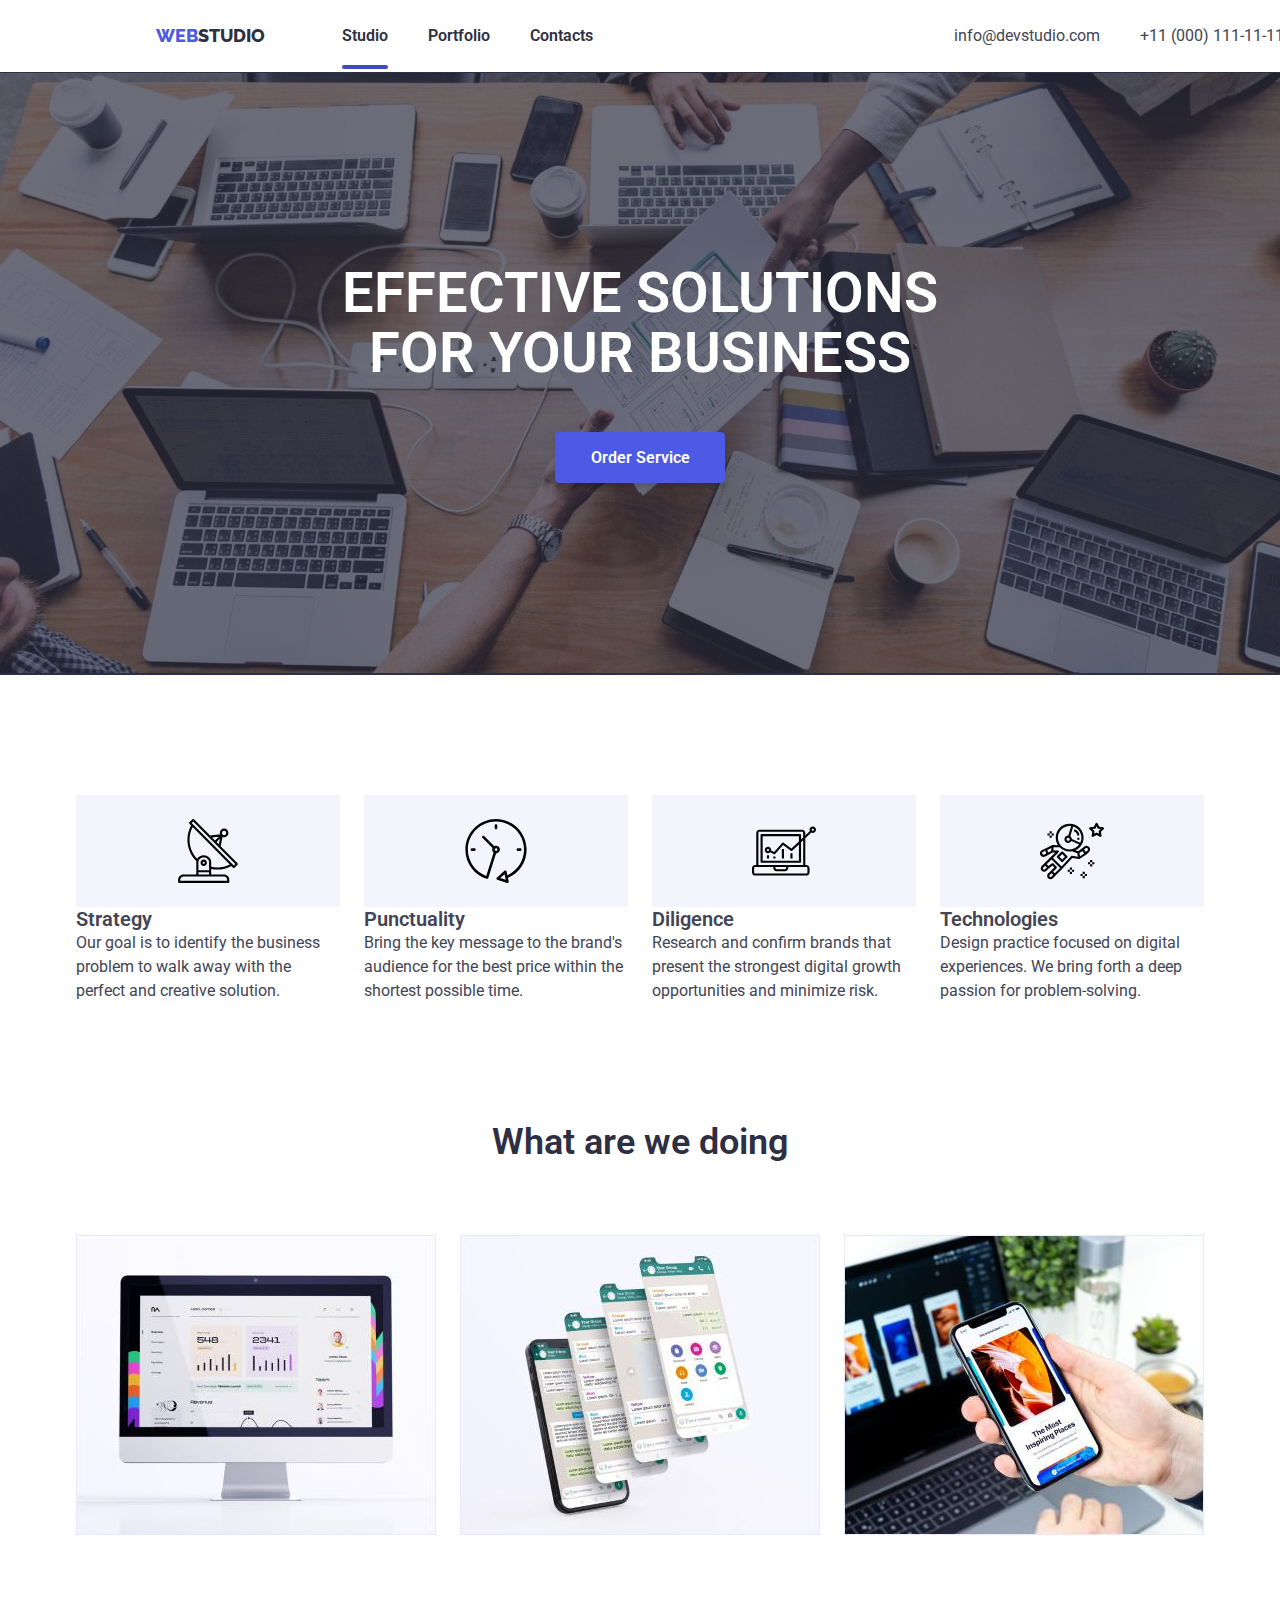
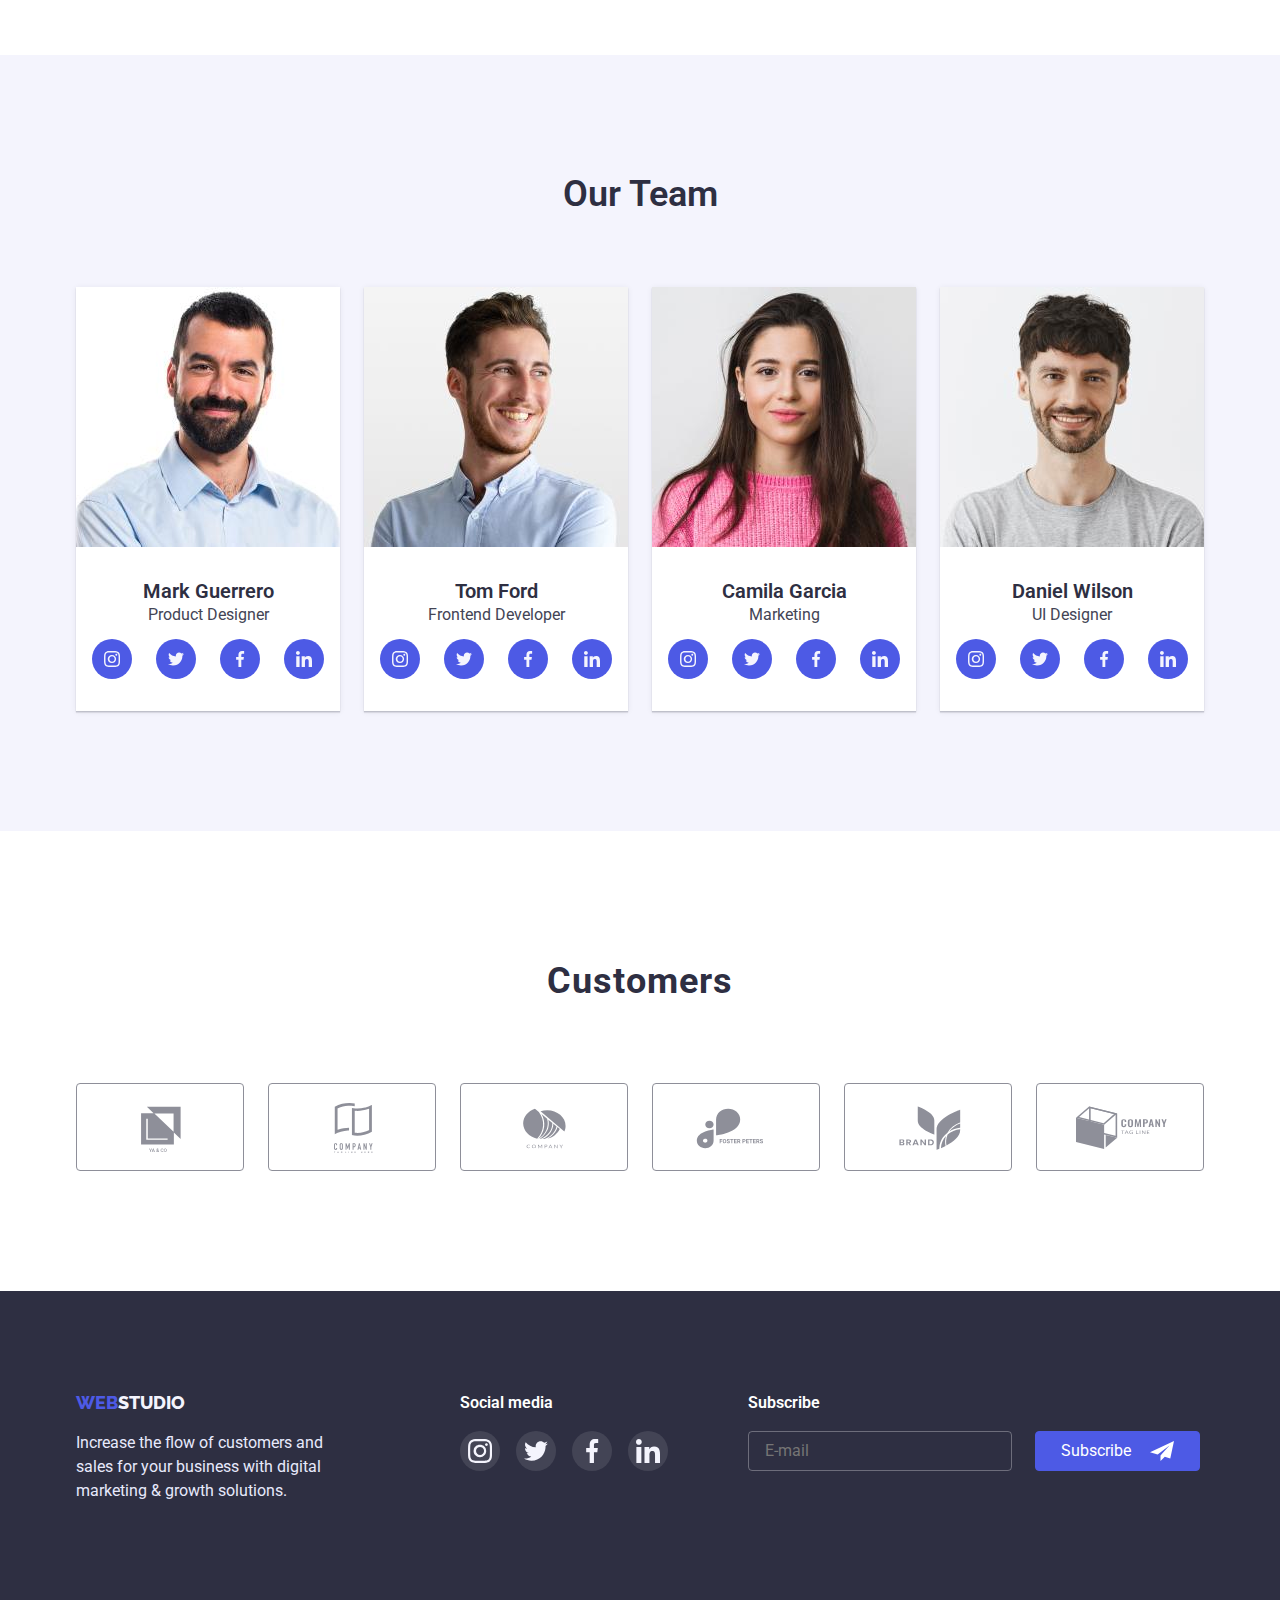
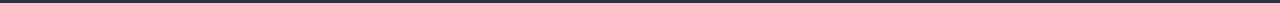
<file: index.html>
<!DOCTYPE html>
<html lang="en">
<head>
  <meta charset="UTF-8">
  <meta http-equiv="X-UA-Compatible" content="IE=edge">
  <meta name="viewport" content="width=device-width, initial-scale=1.0">
  <title>Document</title>
  <link rel="preconnect" href="https://fonts.googleapis.com">
  <link rel="preconnect" href="https://fonts.gstatic.com" crossorigin>
  <link rel="stylesheet" href="https://cdn.jsdelivr.net/npm/modern-normalize@1.1.0/modern-normalize.min.css">
  <link href="https://fonts.googleapis.com/css2?family=Raleway:wght@700&family=Roboto:wght@400;500;700;900&display=swap" rel="stylesheet">
  <link rel="stylesheet" href="./css/styles.css">
</head>
<body>
  <header class="header">
    <div class="container main-nav">
      <a href="./index.html" class="logo">
        Web<span>Studio</span>
      </a>
      <nav>
        <ul class="ul ul-nav">
          <li class="li-nav">
            <a href="./index.html" class="link-nav current-page">
              Studio
            </a>
        </li>
          <li class="li-nav">
            <a href="portfolio.html" class="link-nav">
              Portfolio
            </a>
          </li>
          <li class="li-nav">
            <a href="" class="link-nav">
              Contacts
            </a>
          </li class="li-nav">
        </ul>
      </nav>
      <ul class="ul ul-addres">
        <li class="li-addres">
          <a href="mailto:info@devstudio.com" class="link-contacts">
            info@devstudio.com
        </a>
      </li>
        <li class="li-addres">
          <a href="tel:+110001111111" class="link-contacts">
            +11 (000) 111-11-11
          </a>
        </li>
      </ul>
    </div>
  </header>
  <main>
    <section class="div-main">
      <div class="container thumb">        
        <h1 class="capital-letter">
          Effective Solutions for Your Business
        </h1>
        <!--  -->
        <button type="button" class="button" data-modal-open>
          Order Service
        </button>
        <div class="backdrop is-hidden" data-modal>
          <div class="modal">
            <!-- homework -->
            <p class="main-text-backdrop">
              Leave your contacts and we will call you back
            </p>
            <form class="backdrop-menu">
              <div role="imput">
                <div class="form-field">
                  <input class="form-input input" type="text" name="name" id="name"
                  placeholder=" ">
                  <label class="form-label" for="name">Name</label>
                  <svg class="svg-backdrop" width="18" height="24">
                    <use href="./img/icons.svg#icon-persona"></use>
                  </svg>
                </div>
  <!-- Benedict Cumberbatch -->
                <div class="form-field">
                  <input class="form-input input" type="tel" name="number" id="number"
                  placeholder=" ">
                  <label class="form-label" for="number">Phone</label>
                  <svg class="svg-backdrop" width="18" height="24">
                    <use href="./img/icons.svg#icon-phone"></use>
                  </svg>
                </div>
  <!-- +38 000 000 00 00 -->
                <div class="form-field">
                  <input class="form-input input" type="email" name="mail" id="mail"
                  placeholder=" ">
                  <label class="form-label" for="mail">Email</label>
                  <svg class="svg-backdrop" width="18" height="24">
                    <use href="./img/icons.svg#icon-email"></use>
                  </svg>
                </div>
  <!-- example@mail.com -->
                <div class="form-field">
                  <textarea class="form-comment" name="comment" id="comment" rows="3"
                  placeholder="Text input"></textarea>
                  <label class="form-label" for="comment">Comment</label>
                </div>
              </div>

              <div class="form-field">
                <input class="input-checkbox" type="checkbox" name="box" id="box">
                <label class="checkbox" for="box">
                  I accept the terms and conditions of the
                  <a class="policy" href="">Privacy Policy</a>
                </label>
              </div>

              <button class="button-backdrop" type="submit">Send</button>
            </form>
            <!-- homework -->
            <button type="button" class="button-close" data-modal-close>
              <svg class="svg-button-close" width="8" height="8">
                <use href="./img/icons.svg#icon-button-close"></use>
              </svg>
            </button>
          </div>
        </div>
        <!--  -->
      </div>
    </section>
    <section class="div-advantage">
      <div class="container">
        <h2 class="visually-hidden"> 
          Our advantages
        </h2>
        <ul class="ul ul-advantages">
          <li class="li-advantages">
            <!--  -->
            <div class="div-svg-advantage">
              <svg class="svg-advantage" width="64" height="64">
                <use href="./img/icons.svg#icon-strategy"></use>
              </svg>
            </div>
            <!--  -->
            <h3 class="text-h-three">
              Strategy
            </h3>
            <p class="body-text">
              Our goal is to identify the business problem to walk away with the perfect and creative solution. 
            </p>
          </li>
          <li class="li-advantages">
            <!--  -->
            <div class="div-svg-advantage">
              <svg class="svg-advantage" width="64" height="64">
                <use href="./img/icons.svg#icon-punctuality"></use>
              </svg>
            </div>
            <!--  -->
            <h3 class="text-h-three">
              Punctuality
            </h3>
            <p class="body-text">
              Bring the key message to the brand's audience for the best price within the shortest possible time.
            </p>
          </li>
          <li class="li-advantages">
            <!--  -->
            <div class="div-svg-advantage">
              <svg class="svg-advantage" width="64" height="64">
                <use href="./img/icons.svg#icon-diligence"></use>
              </svg>
            </div>
            <!--  -->
            <h3 class="text-h-three">
              Diligence
            </h3>
            <p class="  ">
              Research and confirm brands that present the strongest digital growth opportunities and minimize risk.
            </p>
          </li>
          <li class="li-advantages">
            <!--  -->
            <div class="div-svg-advantage">
              <svg class="svg-advantage" width="64" height="64">
                <use href="./img/icons.svg#icon-technologies"></use>
              </svg>
            </div>
            <!--  -->
            <h3 class="text-h-three">
              Technologies
            </h3>
            <p class="body-text">
              Design practice focused on digital experiences. We bring forth a deep passion for problem-solving.
            </p>
          </li>
        </ul>
      </div>
    </section>
    <section class="div-doing">
      <div class="container">
        <h2 class="text-h-two">
          What are we doing
        </h2>
        <ul class="ul ul-imeges">
          <li class="li-imeges">
            <img src="./img/pictures1.jpg" alt="Employee statistics" width="360">
          </li>
          <li class="li-imeges">
            <img src="./img/pictures2.jpg" alt="Communication through messengers" width="360">
          </li>
          <li class="li-imeges">
            <img src="./img/pictures3.jpg" alt="The most inspiring places for you" width="360">
          </li>
        </ul>
      </div>
    </section>
    <section class="section-team">
      <div class="container">
        <h2 class="text-team">
          Our Team
        </h2>
        <ul class="ul ul-photos-hero">
          <li class="li-photos-hero">
              <img src="./img/photo1.jpg" alt="Photo Mark Guerrero" width="270">
              <div class="div-text-hero">
                <h3 class="team">
                  Mark Guerrero
                </h3>
                <p>
                  Product Designer
                </p>
                <ul class="ul svg-team">
                  <!--  -->
                    <li class="li-svg-team">
                        <a href="./index.html" class="div-svg-team svg-link">
                          <svg class="svg-mesengers" width="16" height="16">
                            <use href="./img/icons.svg#icon-instagram">
                            </use>
                          </svg>
                        </a>
                    </li>
                  <!--  -->
                    <li class="li-svg-team">
                        <a href="./index.html" class="div-svg-team svg-link">
                          <svg class="svg-mesengers" width="16" height="16">
                            <use href="./img/icons.svg#icon-twitter">
                            </use>
                          </svg>
                        </a>
                    </li>
                    <!--  -->
                      <li class="li-svg-team">
                          <a href="./index.html" class="div-svg-team svg-link">
                            <svg class="svg-mesengers" width="16" height="16">
                              <use href="./img/icons.svg#icon-facebook">
                              </use>
                            </svg>
                          </a>
                      </li>
                    <!--  -->
                      <li class="li-svg-team">
                          <a href="./index.html" class="div-svg-team svg-link">
                            <svg class="svg-mesengers" width="16" height="16">
                              <use href="./img/icons.svg#icon-linkedin">
                              </use>
                            </svg>
                          </a>
                      </li>
                  <!--  -->
                </ul>
              </div>
          </li>
          <li class="li-photos-hero">
              <img src="./img/photo2.jpg" alt="Photo Tom Ford" width="270">
              <div class="div-text-hero">
                <h3 class="team">
                  Tom Ford
                </h3>
                <p>
                  Frontend Developer
                </p>
                <ul class="ul svg-team">
                  <!--  -->
                    <li class="li-svg-team">
                        <a href="./index.html" class="div-svg-team svg-link">
                          <svg class="svg-mesengers" width="16" height="16">
                            <use href="./img/icons.svg#icon-instagram">
                            </use>
                          </svg>
                        </a>
                    </li>
                  <!--  -->
                    <li class="li-svg-team">
                        <a href="./index.html" class="div-svg-team svg-link">
                          <svg class="svg-mesengers" width="16" height="16">
                            <use href="./img/icons.svg#icon-twitter">
                            </use>
                          </svg>
                        </a>
                    </li>
                    <!--  -->
                      <li class="li-svg-team">
                          <a href="./index.html" class="div-svg-team svg-link">
                            <svg class="svg-mesengers" width="16" height="16">
                              <use href="./img/icons.svg#icon-facebook">
                              </use>
                            </svg>
                          </a>
                      </li>
                    <!--  -->
                      <li class="li-svg-team">
                          <a href="./index.html" class="div-svg-team svg-link">
                            <svg class="svg-mesengers" width="16" height="16">
                              <use href="./img/icons.svg#icon-linkedin">
                              </use>
                            </svg>
                          </a>
                      </li>
                  <!--  -->
                </ul>
              </div>
          </li>
          <li class="li-photos-hero">
              <img src="./img/photo3.jpg" alt="Photo Camila Garcia" width="270">
              <div class="div-text-hero">
                <h3 class="team">
                  Camila Garcia
                </h3>
                <p>
                  Marketing
                </p>
                <ul class="ul svg-team">
                  <!--  -->
                    <li class="li-svg-team">
                        <a href="./index.html" class="div-svg-team svg-link">
                          <svg class="svg-mesengers" width="16" height="16">
                            <use href="./img/icons.svg#icon-instagram">
                            </use>
                          </svg>
                        </a>
                    </li>
                  <!--  -->
                    <li class="li-svg-team">
                        <a href="./index.html" class="div-svg-team svg-link">
                          <svg class="svg-mesengers" width="16" height="16">
                            <use href="./img/icons.svg#icon-twitter">
                            </use>
                          </svg>
                        </a>
                    </li>
                    <!--  -->
                      <li class="li-svg-team">
                          <a href="./index.html" class="div-svg-team svg-link">
                            <svg class="svg-mesengers" width="16" height="16">
                              <use href="./img/icons.svg#icon-facebook">
                              </use>
                            </svg>
                          </a>
                      </li>
                    <!--  -->
                      <li class="li-svg-team">
                          <a href="./index.html" class="div-svg-team svg-link">
                            <svg class="svg-mesengers" width="16" height="16">
                              <use href="./img/icons.svg#icon-linkedin">
                              </use>
                            </svg>
                          </a>
                      </li>
                  <!--  -->
                </ul>
              </div>
          </li>
          <li class="li-photos-hero">
              <img src="./img/photo4.jpg" alt="Photo Daniel Wilson" width="270">
              <div class="div-text-hero">
                <h3 class="team">
                  Daniel Wilson
                </h3>
                <p>
                  UI Designer
                </p>
                <ul class="ul svg-team">
                  <!--  -->
                    <li class="li-svg-team">
                        <a href="./index.html" class="div-svg-team svg-link">
                          <svg class="svg-mesengers" width="16" height="16">
                            <use href="./img/icons.svg#icon-instagram">
                            </use>
                          </svg>
                        </a>
                    </li>
                  <!--  -->
                    <li class="li-svg-team">
                        <a href="./index.html" class="div-svg-team svg-link">
                          <svg class="svg-mesengers" width="16" height="16">
                            <use href="./img/icons.svg#icon-twitter">
                            </use>
                          </svg>
                        </a>
                    </li>
                    <!--  -->
                      <li class="li-svg-team">
                          <a href="./index.html" class="div-svg-team svg-link">
                            <svg class="svg-mesengers" width="16" height="16">
                              <use href="./img/icons.svg#icon-facebook">
                              </use>
                            </svg>
                          </a>
                      </li>
                    <!--  -->
                      <li class="li-svg-team">
                          <a href="./index.html" class="div-svg-team svg-link">
                            <svg class="svg-mesengers" width="16" height="16">
                              <use href="./img/icons.svg#icon-linkedin">
                              </use>
                            </svg>
                          </a>
                      </li>
                  <!--  -->
                </ul>
              </div>
          </li>
        </ul>
      </div>
    </section>
    <section class="customers">
      <div class="container">
        <h2 class="customers-h2">
          Customers
        </h2>
        <ul class="ul ul-customers">
          <!--  -->
          <li class="div-svg-customers li-customers">
              <a href="" class="link-customers">
                <svg class="svg-customers" widht="156" height="56">
                  <use href="./img/icons.svg#icon-logo-one"></use>
                </svg>
              </a>
          </li>
          <!--  -->
          <li class="div-svg-customers li-customers">
              <a href="" class="link-customers">
                <svg class="svg-customers" widht="156" height="56">
                  <use href="./img/icons.svg#icon-logo-two"></use>
                </svg>
              </a>
          </li>
          <!--  -->
          <li class="div-svg-customers li-customers">
              <a href="" class="link-customers">
                <svg class="svg-customers" widht="156" height="56">
                  <use href="./img/icons.svg#icon-logo-three"></use>
                </svg>
              </a>
          </li>
          <!--  -->
          <li class="div-svg-customers li-customers">
              <a href="" class="link-customers">
                <svg class="svg-customers" widht="156" height="56">
                  <use href="./img/icons.svg#icon-logo-four"></use>
                </svg>
              </a>
          </li>
          <!--  -->
          <li class="div-svg-customers li-customers">
              <a href="" class="link-customers">
                <svg class="svg-customers" widht="156" height="56">
                  <use href="./img/icons.svg#icon-logo-five"></use>
                </svg>
              </a>
          </li>
          <!--  -->
          <li class="div-svg-customers li-customers">
              <a href="" class="link-customers">
                <svg class="svg-customers">
                  <use href="./img/icons.svg#icon-logo-six"></use>
                </svg>
              </a>
          </li>
          <!--  -->
        </ul>
      </div>
    </section>
  </main>
  <footer class="footer div-footer">
    <div class="container div-footer-all">
      <div class="text-footer">
        <a href="./index.html" class="logo-footer">
          Web<span>Studio</span>
        </a>
          <p class="white">
            Increase the flow of customers and sales for your business 
            with digital marketing & growth solutions.
          </p>
      </div>
      <div class="div-footer-mesenger">
          <h2 class="h2-footer">
            Social media
          </h2>
          <ul class="ul ul-media-team">
            <li class="li-media-team">
              <!--  -->
                <a href="" class="div-svg-footer svg-link-footer">
                  <svg class="svg-mesengers" width="24" height="24">
                    <use href="./img/icons.svg#icon-instagram">
                    </use>
                  </svg>
                </a>
            </li>
            <li class="li-media-team">
              <!--  -->
                <a href="" class="div-svg-footer svg-link-footer">
                  <svg class="svg-mesengers" width="24" height="24">
                    <use href="./img/icons.svg#icon-twitter">
                    </use>
                  </svg>
                </a>
            </li>
            <li class="li-media-team">
              <!--  -->
                <a href="" class="div-svg-footer svg-link-footer">
                  <svg class="svg-mesengers" width="24" height="24">
                    <use href="./img/icons.svg#icon-facebook">
                    </use>
                  </svg>
                </a>
            </li>
            <li class="li-media-team">
              <!--  -->
                <a href="" class="div-svg-footer svg-link-footer">
                  <svg class="svg-mesengers" width="24" height="24">
                    <use href="./img/icons.svg#icon-linkedin">
                    </use>
                  </svg>
                </a>
            </li>
          </ul>
      </div>
      <!-- homework -->
      <div class="div-footer-menu">
        <p class="p-subscribe">Subscribe</p>
        <form class="footer-menu">
          <input class="input-footer" type="email" name="mail" id="mail"
          placeholder="E-mail">
          <label for="mail"></label>
          <button class="button-subscribe" type="submit">
            Subscribe
            <svg class="svg-subscribe" width="24" height="24">
              <use href="./img/icons.svg#icon-telegram"></use>
            </svg>
          </button>
        </form>
      </div>
      <!-- homework -->
    </div>
  </footer>
  <script src="./js/modal.js"></script>
</body>
</html>
</file>
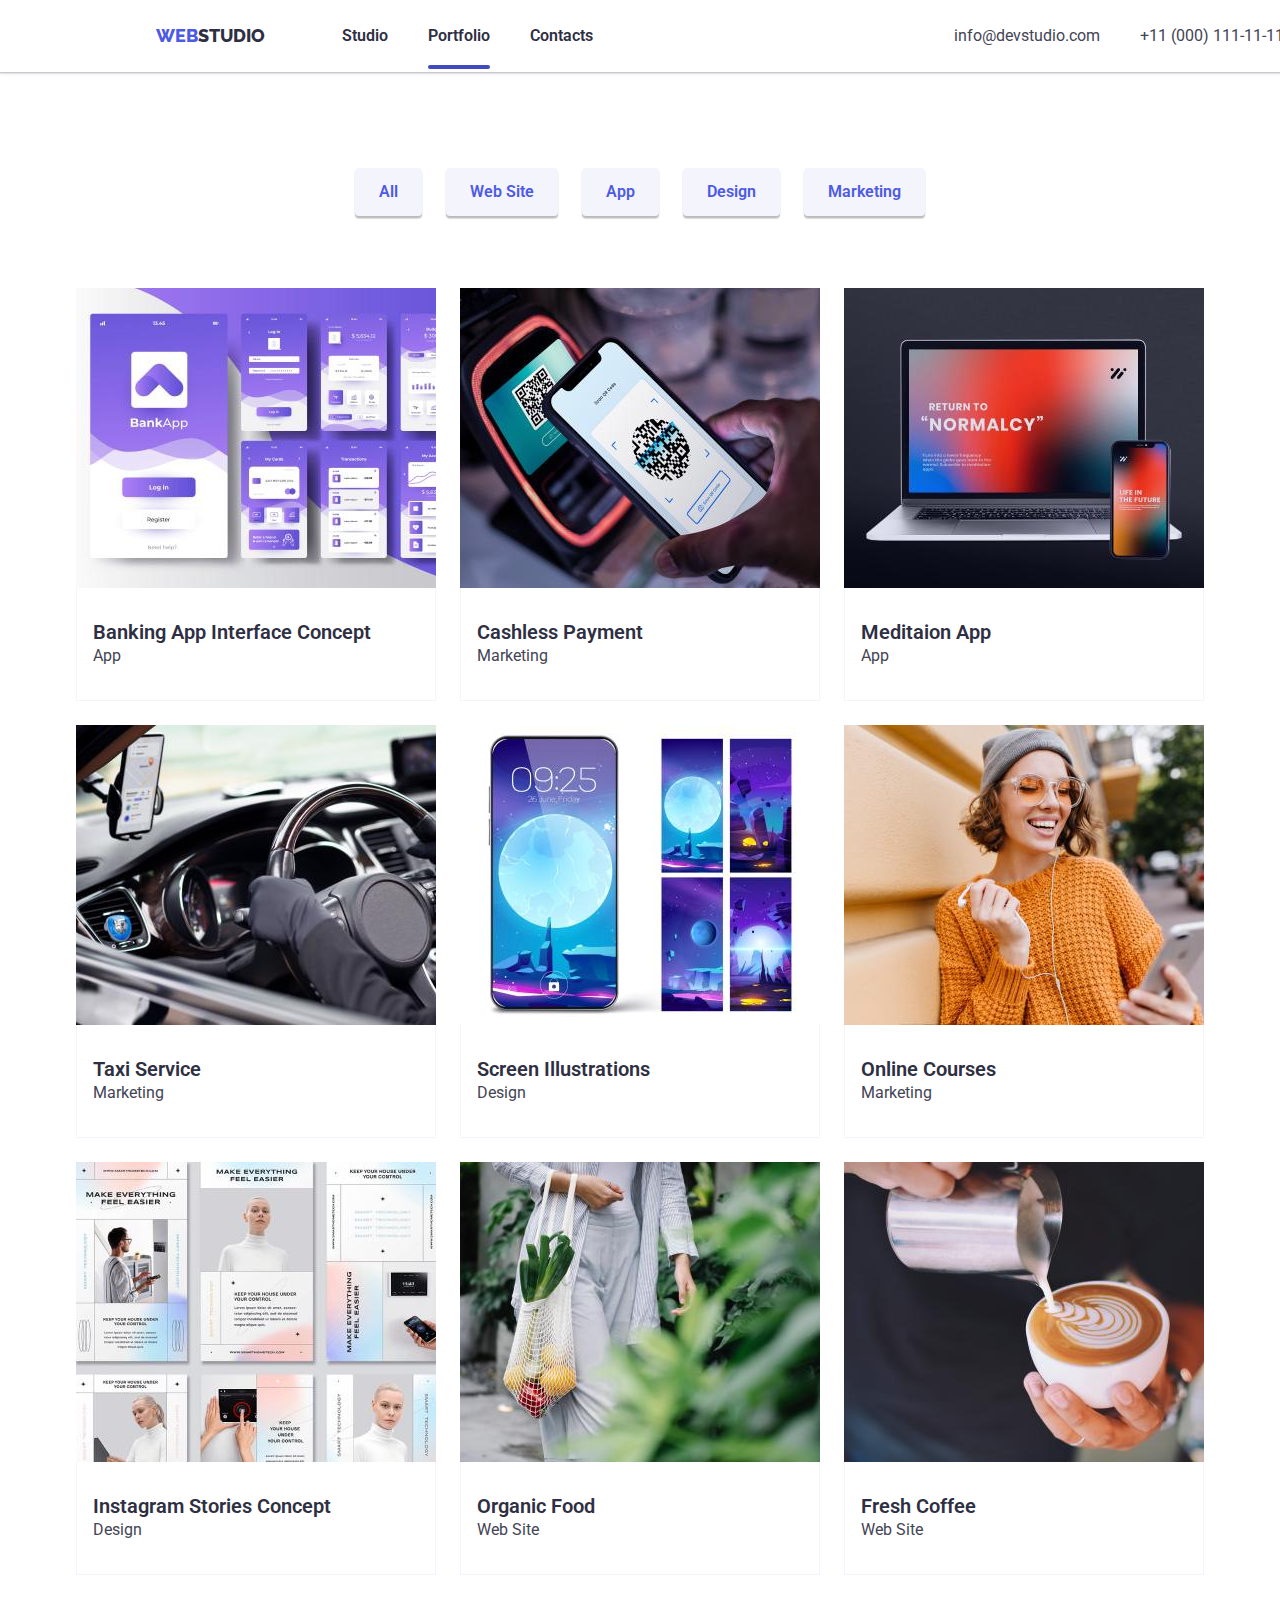
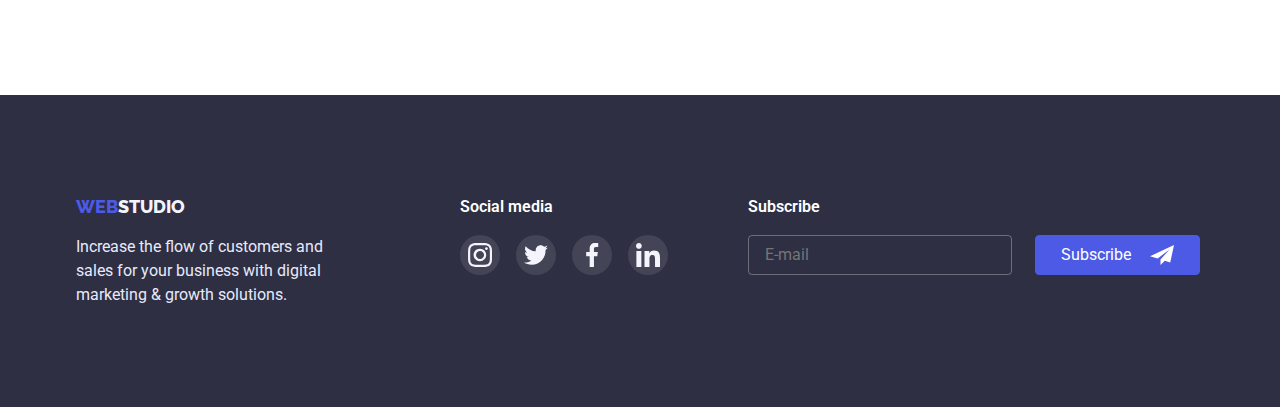
<file: portfolio.html>
<!DOCTYPE html>
<html lang="en">
<head>
  <meta charset="UTF-8">
  <meta http-equiv="X-UA-Compatible" content="IE=edge">
  <meta name="viewport" content="width=device-width, initial-scale=1.0">
  <title>Document</title>
  <link rel="preconnect" href="https://fonts.googleapis.com">
  <link rel="preconnect" href="https://fonts.gstatic.com" crossorigin>
  <link rel="stylesheet" href="https://cdn.jsdelivr.net/npm/modern-normalize@1.1.0/modern-normalize.min.css">
  <link href="https://fonts.googleapis.com/css2?family=Raleway:wght@700&family=Roboto:wght@400;500;700;900&display=swap" rel="stylesheet">
  <link rel="stylesheet" href="./css/styles.css">
</head>
<body>
  <header class="header">
    <div class="container main-nav">
      <a href="./index.html" class="logo">
        Web<span>Studio</span>
      </a>
      <nav>
        <ul class="ul ul-nav">
          <li class="li-nav">
            <a href="./index.html" class="link-nav">
              Studio
            </a>
        </li>
          <li class="li-nav">
            <a href="portfolio.html" class="link-nav current-page">
              Portfolio
            </a>
          </li>
          <li class="li-nav">
            <a href="" class="link-nav">
              Contacts
            </a>
          </li class="li-nav">
        </ul>
      </nav>
      <ul class="ul ul-addres">
        <li class="li-addres">
          <a href="mailto:info@devstudio.com" class="link-contacts">
            info@devstudio.com
        </a>
      </li>
        <li class="li-addres">
          <a href="tel:+110001111111" class="link-contacts">
            +11 (000) 111-11-11
          </a>
        </li>
      </ul>
    </div>
  </header>
  <section class="div-main-portfolio">
    <div class="container">
      <h1 class="visually-hidden">
        Main
      </h1>
      <ul class="ul ul-portfolio-main">
        <li class="li-portfolio-main">
          <button type="button" class="button-portfolio">
            All
        </button>
        </li>
        <li class="li-portfolio-main">
          <button type="button" class="button-portfolio">
            Web Site
        </button>
        </li>
        <li class="li-portfolio-main">
          <button type="button" class="button-portfolio">
            App
        </button>
        </li>
        <li class="li-portfolio-main">
          <button type="button" class="button-portfolio">
            Design
        </button>
        </li>
        <li class="li-portfolio-main">
          <button type="button" class="button-portfolio">
            Marketing
        </button>
        </li>
      </ul>
      <ul class="ul ul-portfolio-job">
        <!--  -->
        <li class="li-portfolio-job">
            <a href="" class="portfolio-a">
              <div class="main-images">
                <img src="./img/banking.jpg" alt="Banking App Interface Concept" width="360">
                  <p class="p-overlay-text">
                    14 Stylish and User-Friendly App Design Concepts · 
                    Task Manager App · 
                    Calorie Tracker App · 
                    Exotic Fruit Ecommerce App · 
                    Cloud Storage App
                  </p>
              </div>
              <div class="div-portfolio-job">
                <h2 class="text-section-job">
                  Banking App Interface Concept
                </h2>
                <p class="body-text">
                  App
                </p>
              </div>
            </a>
        </li>
        <!--  -->
        <li class="li-portfolio-job">
            <a href="" class="portfolio-a">
              <div class="main-images">
                <img src="./img/cashless.jpg" alt="Cashless Payment"  width="360">
                  <p class="p-overlay-text">
                    14 Stylish and User-Friendly App Design Concepts · 
                    Task Manager App · 
                    Calorie Tracker App · 
                    Exotic Fruit Ecommerce App · 
                    Cloud Storage App
                  </p>
              </div>
              <div class="div-portfolio-job">
                <h2 class="text-section-job">
                  Cashless Payment
                </h2>
                <p class="body-text">
                  Marketing
                </p>
              </div>
            </a>
        </li>
        <!--  -->
        <li class="li-portfolio-job">
          <a href="" class="portfolio-a">
            <div class="main-images">
              <img src="./img/meditaion.jpg" alt="Meditaion App" width="360">
                <p class="p-overlay-text">
                  14 Stylish and User-Friendly App Design Concepts · 
                  Task Manager App · 
                  Calorie Tracker App · 
                  Exotic Fruit Ecommerce App · 
                  Cloud Storage App
                </p>
            </div>
            <div class="div-portfolio-job">
                <h2 class="text-section-job">
                  Meditaion App
                </h2>
                <p class="body-text">
                  App
                </p>
            </div>
          </a>
        </li>
        <!--  -->
        <li class="li-portfolio-job">
            <a href="" class="portfolio-a">
              <div class="main-images">
                <img src="./img/taxi.jpg" alt="Taxi Service" width="360">
                  <p class="p-overlay-text">
                    14 Stylish and User-Friendly App Design Concepts · 
                    Task Manager App · 
                    Calorie Tracker App · 
                    Exotic Fruit Ecommerce App · 
                    Cloud Storage App
                  </p>
              </div>
              <div class="div-portfolio-job">
                <h2 class="text-section-job">
                  Taxi Service
                </h2>
                <p class="body-text">
                  Marketing
                </p>
              </div>
            </a>
        </li>
        <!--  -->
        <li class="li-portfolio-job">
            <a href="" class="portfolio-a">
              <div class="main-images">
                <img src="./img/screen.jpg" alt="Screen Illustrations" width="360">
                  <p class="p-overlay-text">
                    14 Stylish and User-Friendly App Design Concepts · 
                    Task Manager App · 
                    Calorie Tracker App · 
                    Exotic Fruit Ecommerce App · 
                    Cloud Storage App
                  </p>
              </div>
              <div class="div-portfolio-job">
                <h2 class="text-section-job">
                  Screen Illustrations
                </h2>
                <p class="body-text">
                  Design
                </p>
              </div>
            </a>
        </li>
        <!--  -->
        <li class="li-portfolio-job">
            <a href="" class="portfolio-a">
              <div class="main-images">
                <img src="./img/online.jpg" alt="Online Courses" width="360">
                  <p class="p-overlay-text">
                    14 Stylish and User-Friendly App Design Concepts · 
                    Task Manager App · 
                    Calorie Tracker App · 
                    Exotic Fruit Ecommerce App · 
                    Cloud Storage App
                  </p>
              </div>
              <div class="div-portfolio-job">
                <h2 class="text-section-job">
                  Online Courses
                </h2>
                <p class="body-text">
                  Marketing
                </p>
              </div>
            </a>
        </li>
        <!--  -->
        <li class="li-portfolio-job">
            <a href="" class="portfolio-a">
              <div class="main-images">
                <img src="./img/instagram.jpg" alt="Instagram Stories Concept" width="360">
                  <p class="p-overlay-text">
                    14 Stylish and User-Friendly App Design Concepts · 
                    Task Manager App · 
                    Calorie Tracker App · 
                    Exotic Fruit Ecommerce App · 
                    Cloud Storage App
                  </p>
              </div>
              <div class="div-portfolio-job">
                <h2 class="text-section-job">
                  Instagram Stories Concept
                </h2>
                <p class="body-text">
                  Design
                </p>
              </div>
            </a>
        </li>
        <!--  -->
        <li class="li-portfolio-job">
            <a href="" class="portfolio-a">
              <div class="main-images">
                <img src="./img/organic.jpg" alt="Organic Food" width="360">
                  <p class="p-overlay-text">
                    14 Stylish and User-Friendly App Design Concepts · 
                    Task Manager App · 
                    Calorie Tracker App · 
                    Exotic Fruit Ecommerce App · 
                    Cloud Storage App
                  </p>
              </div>
              <div class="div-portfolio-job">
                <h2 class="text-section-job">
                  Organic Food
                </h2>
                <p class="body-text">
                  Web Site
                </p>
              </div>
            </a>
        </li>
        <!--  -->
        <li class="li-portfolio-job">
            <a href="" class="portfolio-a">
              <div class="main-images">
                <img src="./img/fresh.jpg" alt="Fresh Coffee" width="360">
                  <p class="p-overlay-text">
                    14 Stylish and User-Friendly App Design Concepts · 
                    Task Manager App · 
                    Calorie Tracker App · 
                    Exotic Fruit Ecommerce App · 
                    Cloud Storage App
                  </p>
              </div>
              <div class="div-portfolio-job">
                <h2 class="text-section-job">
                  Fresh Coffee
                </h2>
                <p class="body-text">
                  Web Site
                </p>
              </div>
            </a>
        </li>
        <!--  -->
      </ul>
    </div>
  </section>
  <footer class="footer div-footer">
    <div class="container div-footer-all">
      <div class="text-footer">
        <a href="./index.html" class="logo-footer">
          Web<span>Studio</span>
        </a>
        <p class="white">
          Increase the flow of customers and sales for your business 
          with digital marketing & growth solutions.
        </p>
      </div>
      <div class="div-footer-mesenger">
        <h2 class="h2-footer">
          Social media
        </h2>
        <ul class="ul ul-media-team">
          <li class="li-media-team">
            <!--  -->
              <a href="" class="div-svg-footer  svg-link-footer">
                <svg class="svg-mesengers" width="24" height="24">
                  <use href="./img/icons.svg#icon-instagram">
                  </use>
                </svg>
              </a>
          </li>
          <li class="li-media-team">
            <!--  -->
              <a href="" class="div-svg-footer  svg-link-footer">
                <svg class="svg-mesengers" width="24" height="24">
                  <use href="./img/icons.svg#icon-twitter">
                  </use>
                </svg>
              </a>
          </li>
          <li class="li-media-team">
            <!--  -->
              <a href="" class="div-svg-footer  svg-link-footer">
                <svg class="svg-mesengers" width="24" height="24">
                  <use href="./img/icons.svg#icon-facebook">
                  </use>
                </svg>
              </a>
          </li>
          <li class="li-media-team">
            <!--  -->
              <a href="" class="div-svg-footer svg-link-footer">
                <svg class="svg-mesengers" width="24" height="24">
                  <use href="./img/icons.svg#icon-linkedin">
                  </use>
                </svg>
              </a>
          </li>
        </ul>
      </div>
    <div class="div-footer-menu">
      <p class="p-subscribe">Subscribe</p>
      <form class="footer-menu">
        <input class="input-footer" type="email" name="mail" id="mail"
        placeholder="E-mail">
        <label for="mail"></label>
        <button class="button-subscribe" type="submit">
          Subscribe
          <svg class="svg-subscribe" width="24" height="24">
            <use href="./img/icons.svg#icon-telegram"></use>
          </svg>
        </button>
      </form>
    </div>
  </footer>
</body>
</html>
</file>
<file: css/styles.css>
:root {
    --color-main: #434455;
    --color-link: #4D5AE5;
    --color-fff: #FFFFFF;
    --color-a: #2E2F42;
    --color-logo-footer: #F4F4FD;
    --color-addres: #434455;
    --color-p-footer: #E7E9FC;
    --color-button-portfolio: rgba(0, 0, 0, 0.1);
    --color-button-portfolio-one: rgba(0, 0, 0, 0.08);
    --color-button-portfolio-two: rgba(0, 0, 0, 0.12);
    --color-button-rgba: rgba(0, 0, 0, 0.15);
    --color-button-ind: rgba(46, 47, 66, 0.08);
    --color-button-inde: rgba(46, 47, 66, 0.16);
    --color-active: #404BBF;
    --color-team: #F4F4FD;
    --color-gradient: rgba(46, 47, 66, 0.7);
    --color-border: #8E8F99;
    --color-backgraund-footer: rgba(255, 255, 255, 0.1);
    --color-hover-footer: #31D0AA;
    --color-backgraund-all: rgba(46, 47, 66, 0.4);
    --color-backdrop-text: #757575;
    --color-backdrop-input: rgba(33, 33, 33, 0.2);
    --color-footer-subscribe: rgba(255, 255, 255, 0.3);
}

body {
    font-family: 'Roboto', sans-serif;
    font-size: 16px;
    line-height: 1.5;
    color: var(--color-main);
}

h1,
h2,
h3,
h4,
h5,
h6,
ul,
p {
    margin: 0;
    padding: 0;
}

img {
    display: block;
    max-width: 100%;
    height: auto;
    margin-right: 0;
}

.container {
    width: 1158px;
    padding-left: 15px;
    padding-right: 15px;
    margin: 0 auto;
    margin-left: auto;
    margin-right: auto;
}

.main-nav{
    align-items: center;
    display: flex;
}

.portfolio-a {
    text-decoration: none;
}

.ul {
    list-style-type: none;
}

.ul .li-nav:not(:last-child) {
    margin-right: 40px;
}

.header {
    padding-top: 24px;
    padding-bottom: 24px;
    width: 1440px;
    margin-left: auto;
    margin-right: auto;
    box-shadow: 0px 2px 1px var(--color-button-ind),
    0px 1px 1px var(--color-button-inde),
    0px 1px 6px var(--color-button-ind);
}

.ul-nav {
    padding-left: 0;
    margin-top: 0;
    margin-bottom: 0;
    display: flex;
    list-style-type: none;
}

.ul-addres {
    padding-left: 0;
    display: flex;
    list-style-type: none;
}

.ul-addres {
    margin-left: auto;
}

.ul .li-addres:not(:last-child) {
    margin-right: 40px;
}

.li-advantages:not(:last-child) {
    margin-right: 24px;
}

.div-advantage {
    padding-top: 120px;
    padding-bottom: 120px;
}

.ul-advantages {
    display: flex;
    flex-direction: row;
    list-style-type: none;
    margin-right: 0;
    margin-top: 0;
}

.ul-imeges {
    display: flex;
}

.li-imeges:not(:last-child) {
    margin-right: 24px;
}

.ul-photos-hero {
    display: flex;
}

.section-team {
    background-color: var(--color-team);
    padding-top: 120px;
    padding-bottom: 120px;
}

.div-doing {
    padding-bottom: 120px;
}

.li-photos-hero {
    box-shadow: 0px 1px 6px var(--color-button-ind),
    0px 1px 1px var(--color-button-inde),
    0px 2px 1px var(--color-button-ind);
}

.li-photos-hero:not(:last-child) {
    margin-right: 24px;
}

.ul-portfolio-main {
    display: flex;
    justify-content: center;
    margin-bottom: 72px;
    padding-left: 0;
}

.div-main-portfolio {
    padding-top: 96px;
    padding-bottom: 120px;
    
}

.li-portfolio-main:not(:last-child) {
    margin-right: 24px;
}

.ul-portfolio-job {
    
    display: flex;
    flex-wrap: wrap;
    gap: 24px;
    padding: 0;
}

.li-portfolio-job {
    flex-basis: calc((100% - 48px) / 3);
}


.portfolio-a:hover {
    display: block;
    box-shadow: 0px 1px 6px var(--color-button-ind),
    0px 1px 1px var(--color-button-inde),
    0px 2px 1px var(--color-button-ind);
}

.body-text {
    color: var(--color-main);
}

.div-text-hero {
    text-align: center;
    padding-top: 32px;
    padding-bottom: 32px;
    background-color: var(--color-fff);
}

.text-team {
    font-weight: 600;
    line-height: 1.11;
    font-size: 36px;
    text-align: center;
    margin-bottom: 72px;
    color: var(--color-a);
}

.text-h-two {
    font-weight: 600;
    line-height: 1.11;
    font-size: 36px;
    text-align: center;
    margin-bottom: 72px;
    color: var(--color-a)
}

.text-person {
    font-weight: 500;
    line-height: 1.17;
}

.div-main {
    max-width: 1440px;
    align-items: center;
    position: relative;
    background-color: var(--color-a);
    margin-left: auto;
    margin-right: auto;
    padding-top: 192px;
    padding-bottom: 192px;

    background-image: linear-gradient(var(--color-gradient),
    var(--color-gradient)),
    url(../img/img-main.jpg);
    background-position: center;
    background-repeat: no-repeat;
    background-size: auto auto;
}

.logo-footer {
    font-family: 'Raleway', sans-serif;
    font-weight: 800;
    font-size: 18px;
    line-height: 1.33;
    padding: 0;
    margin-bottom: 16px;
    display: block;
    text-transform: uppercase;
    color: var(--color-link);
    text-decoration: none;
}

.div-footer {
    padding-top: 100px;
    padding-bottom: 100px;
}

.logo-footer span {
    color: var(--color-logo-footer);
}

.logo {
    font-family: 'Raleway', sans-serif;
    margin-right: 77px;
    font-weight: 800;
    font-size: 18px;
    line-height: 1.33;
    text-transform: uppercase;
    text-decoration: none;
    color: var(--color-link);
}

.logo span {
    color: var(--color-a);
}

.white {
    width: 264px;
    height: 72px;
    left: 156px;
}

.footer {
    background: var(--color-a);
}

.link-nav {
    position: relative;
    font-weight: 600;
    color: var(--color-a);
    padding-bottom: 24px;
    padding-top: 24px;
    text-decoration: none;
}

.link-nav:hover {
    color: var(--color-addres);
}

.link-nav:focus {
    color: var(--color-link);
}

.link-nav:active {
    color: var(--color-link)
}


.link-contacts {
    font-weight: 400;
    text-decoration: none;
    color: var(--color-addres);
}

.link-contacts:hover {
    color: var(--color-link);
}

.link-contacts:focus {
    color: var(--color-link);
}

.text-h-three {
    font-weight: 600;
    font-size: 20px;
    line-height: 1.2;
}

.text-section-job {
    font-weight: 600;
    font-size: 20px;
    line-height: 1.2;
    text-decoration: none;
    color: var(--color-a);
}

.capital-letter {
    width: 600px;
    font-size: 56px;
    line-height: 1.07;
    font-weight: 600; 
    margin: 0 auto;
    padding-bottom: 48px;
    text-align: center;
    text-transform: uppercase;
    color: var(--color-fff);
}

.button-portfolio {
    font-family: 'Roboto', sans-serif;
    box-shadow: 0px 3px 1px var(--color-button-portfolio),
    0px 2px 1px var(--color-button-portfolio-one),
    0px 2px 2px var(--color-button-portfolio-two);
    border: none;
    cursor: pointer;
    border-radius: 4px;
    font-weight: 600;
    font-size: 16px;
    line-height: 1.5;
    padding-top: 12px;
    padding-bottom: 12px;
    padding-left: 24px;
    padding-right: 24px;
    background: var(--color-logo-footer);
    color: var(--color-link);

    transition-property: background-color;
    transition-duration: 350ms;
    transition-timing-function: cubic-bezier(0.4, 0, 0.2, 1);
}

.button-portfolio:hover,
.button-portfolio:focus {
    background: var(--color-link);
    color: var(--color-fff);
}

.button {
    font-weight: 600;
    font-size: 16px;
    line-height: 1.19;
    font-family: 'Roboto', sans-serif;
    cursor: pointer;
    display: block;
    margin: 0 auto;
    width: 170px;
    height: 51px;
    background: var(--color-link);
    box-shadow: 0px 4px 4px var(--color-button-rgba);
    border-radius: 4px;
    color: var(--color-fff);
    border: 1px solid var(--color-link);

    transition-property: background-color, border;
    transition-duration: 350ms;
    transition-timing-function: cubic-bezier(0.4, 0, 0.2, 1);
}

.button:hover,
.button:focus {
    background: var(--color-active);
    color: var(--color-fff);
    border: 1px solid var(--color-active);
}

.button:hover {
    box-shadow: 0px 1px 6px var(--color-button-ind),
    0px 1px 1px var(--color-button-inde),
    0px 2px 1px var(--color-button-index);
}

.visually-hidden {
    position: absolute;
    white-space: nowrap;
    width: 1px;
    height: 1px;
    overflow: hidden;
    border: 0;
    padding: 0;
    clip: rect(0 0 0 0);
    clip-path: inset(50%);
    margin: -1px;
}

.white {
    color: var(--color-p-footer)
}

.team {
    font-weight: 600;
    font-size: 20px;
    line-height: 1.2;
    color: var(--color-a)
}

.div-portfolio-job {
    margin: 0;
    padding-top: 32px;
    padding-bottom: 32px;
    padding-left: 16px;
    box-sizing: border-box;
    border-left: 0.5px solid var(--color-team);
    border-right: 0.5px solid var(--color-team);
    border-bottom: 0.5px solid var(--color-team);
}

.svg-strategy {
    display: block;

    object-fit: none;
    object-position: center;
}

.div-svg {
    width: 264px ;
    height: 112px ;

    background-color: var(--color-logo-footer);
}

.img-main-background {
    object-position: center;
    object-fit: fill;

    background-image: url(./img/img-main.jpg);
}

.customers {
    padding-top: 120px;
    padding-bottom: 120px;
}

.ul-customers {
    display: flex;
}

.li-customers:not(:last-child) {
    margin-right: 24px;
}


.customers-h2 {
    font-weight: 700;
    font-size: 36px;
    line-height: 1.67;
    letter-spacing: 0.03em;
    color: var(--color-a);
    text-align: center;
    padding-bottom: 72px;
}

.ul-media-team {
    display: flex;
    color:var(--color-fff);
}

.li-media-team {
    width: 40px;
    height: 40px;
    border-radius: 50%;
}

.li-media-team:not(:last-child) {
    margin-right: 16px;
}

.h2-footer {
    font-weight: 600;
    font-size: 16px;
    line-height: 1.5;
    margin-bottom: 16px;
    color: var(--color-fff);
}

.li-advantages {
    width: 264px;
}

.div-svg-advantage {
    width: 264px;
    height: 112px;

    display: flex;
    align-items: center;
    justify-content: center;
    
    background-color: var(--color-logo-footer);
}

.svg-team {
    display: flex;
    justify-content: center;
    margin-top: 12px;
}

.li-svg-team {
    width: 40px;
    height: 40px;
}

.li-svg-team:not(:last-child) {
    margin-right: 24px;
}

.div-svg-footer {
    display: flex;
    align-items: center;
    justify-content: center;
    background-color: var(--color-backgraund-footer);

    transition-property: background-color;
    transition-duration: 350ms;
    transition-timing-function: cubic-bezier(0.4, 0, 0.2, 1);
}

.div-svg-footer:hover {
    background-color: var(--color-hover-footer);
}

.div-svg-footer:focus {
    background-color: var(--color-hover-footer);
}

.div-svg-team {
    display: flex;
    align-items: center;
    justify-content: center;

    background-color: var(--color-link);
}

.div-svg-customers {
    width: 168px;
    height: 88px;

    border: 1px solid var(--color-border);
    border-radius: 4px;

    display: flex;
    align-items: center;
    justify-content: center;
}

.div-svg-customers:hover {
    border: 1px solid var(--color-link);
    color: var(--color-link);
}

.svg-customers {
    width: 100%;
    height: 100%;

    padding-top: 16px;
    padding-bottom: 16px;

    display: block;
    fill: var(--color-link);
    fill: var(--color-border);
}

.svg-customers:hover {
    fill: var(--color-link);
}

.div-footer-mesenger {
    flex-direction: column;
    display: flex;
}

.div-footer-all {
    display: flex;
}

/* --- */
.link-customers {
    color: var(--color-border);
}

.link-customers:focus { 
    color: var(--color-link); 
}

.svg-customers {
    fill: currentColor; 

    transition-property: fill;
    transition-duration: 350ms;
    transition-timing-function: cubic-bezier(0.4, 0, 0.2, 1);
}
/* --- */

.text-footer {
    flex-direction: column;
    display: flex;
    margin-right: 120px;
}

.svg-link {
    width: 100%;
    height: 100%;
    border-radius: 50%;
}

.link-customers {
    width: 100%;
    height: 100%;
}

.link-customers:focus {
    fill: currentColor;
}

.svg-link-footer {
    width: 100%;
    height: 100%;
    border-radius: 50%;
}

.svg-mesengers {
    fill: var(--color-logo-footer);
}

.p-overlay-text {
    width: 296px;
    height: 96px;
    top: 340px;
    left: 32px;
    position: absolute;
    opacity: 0;
    font-weight: 400;
    font-size: 16px;
    line-height: 1.5;
    color: var(--color-logo-footer);
    transition-property: transform, opacity;
    transition-duration: 250ms;
    transition-timing-function: cubic-bezier(0.4, 0, 0.2, 1);
}

.main-images {
    position: relative;
    overflow: hidden;

    transition-property: backgraund-color;
    transition-duration: 250ms;
    transition-timing-function: cubic-bezier(0.4, 0, 0.2, 1);
}

.portfolio-a:hover .p-overlay-text {
    opacity: 1;
    transform: translateY(-300px);

    transition-property: transform;
    transition-duration: 250ms;
    transition-timing-function: cubic-bezier(0.4, 0, 0.2, 1);
}

.portfolio-a:hover .main-images::before {
    opacity: 1;
    transform: translateY(-100%);

    transition-property: transform;
    transition-duration: 250ms;
    transition-timing-function: cubic-bezier(0.4, 0, 0.2, 1);
}

.main-images::before {
    display: inline-block;
    content: '';
    width: 360px;
    height: 300px;
    top: 100%;
    left: 0;
    position: absolute;
    background-color: var(--color-link);
    opacity: 0;

    transition-property: opacity, transform;
    transition-duration: 250ms;
    transition-timing-function: cubic-bezier(0.4, 0, 0.2, 1);
}

.is-hidden {
    position: absolute;

    visibility: collapse;
    pointer-events: all;
    opacity: 0;
}

.modal {
    position: absolute;
    width: 408px;
    padding: 24px;
    left: 50%;
    transform: translateX(-50%);
    top: 88px;
    border-radius: 4px;
    background-color: var(--color-fff);
}

.button-close {
    position: absolute;
    width: 24px;
    height: 24px;
    top: 24px;
    right: 24px;
    border-radius: 50%;
    cursor: pointer;
    display: flex;
    justify-content: center;
    align-items: center;
    background-color: var(--color-p-footer);
    border: 1px solid var(--color-button-portfolio);

    transition-property: background-color;
    transition-duration: 350ms;
    transition-timing-function: cubic-bezier(0.4, 0, 0.2, 1);
}

.button-close:hover,
.button-close:focus {
    fill: var(--color-fff);
    background-color: var(--color-active);
}

.backdrop {
    position: fixed;
    top: 0;
    left: 0;
    width: 100%;
    height: 100%;
    background-color: var(--color-backgraund-all);
}

.current-page::after {
    position: absolute;
    display: block;
    content: "";
    width: 100%;
    height: 4px;
    bottom: 0;
    background-color: var(--color-active);
    border-radius: 2px;
}

/* Homework */

.backdrop-menu {
    width: 360px;
}

.input {
    height: 40px;
}

.form-comment {
    resize: none;
    height: 120px;
    padding-left: 16px;

    width: 100%;

    border-radius: 4px;
    border: 1px solid var(--color-backdrop-input);
}

.form-comment:focus,
.form-comment:hover {
    outline: 1px solid var(--color-link);
}

.policy {
    color: var(--color-link);
}

.checkbox {
    font-weight: 400;
    font-size: 12px;
    line-height: 1.33;

    padding: 0;
    margin-left: 20px;

    color: var(--color-backdrop-text);
}

.main-text-backdrop {
    font-weight: 500;
    font-size: 16px;
    line-height: 1.5;

    margin-bottom: 34px;
    margin-top: 48px;
    text-align: center;

    color: var(--color-a);
}

.form-field {
    position: relative;
}

.backdrop-menu .form-field:not(:last-child) {
    margin-bottom: 26px;
}

.form-label {
    position: absolute;
    top: -18px;
    left: 0;

    font-weight: 400;
    font-size: 12px;
    line-height: 1.33;

    color: var(--color-border);
}

.form-input {
    width: 100%;

    padding-left: 40px;

    border-radius: 4px;
    border: 1px solid var(--color-backdrop-input);
}

.form-input:focus,
.form-input:hover {
    outline: 1px solid var(--color-link);
}

.button-backdrop {
    width: 170px;
    height: 60px;

    display: block;
    margin: 0 auto;
    cursor: pointer;

    color: var(--color-fff);
    background-color: var(--color-link);
    box-shadow: 0px 4px 4px var(--color-button-rgba);
    border-radius: 4px;
    border: 1px solid var(--color-link);

    transition-property: background-color, border;
    transition-duration: 350ms;
    transition-timing-function: cubic-bezier(0.4, 0, 0.2, 1);
}

.button-backdrop:hover,
.button-backdrop:focus {
    background: var(--color-active);
    color: var(--color-fff);
    border: 1px solid var(--color-link);
}

.button-backdrop:hover {
    box-shadow: 0px 1px 6px var(--color-button-ind),
    0px 1px 1px var(--color-button-inde),
    0px 2px 1px var(--color-button-index);
}

.svg-backdrop {
    position: absolute;
    top: 8px;
    left: 10px;

    fill: var(--color-a);
}

.form-input:focus ~ .svg-backdrop {
    fill: var(--color-link);
}

.form-input:hover ~ .svg-backdrop {
    fill: var(--color-link);
}

.input-checkbox {
    appearance: none;
}

.checkbox::after {
    content: '';
    display: inline-block;
    width: 16px;
    height: 16px;
    position: absolute;
    top: 5px;
    left: 0;
    border-radius: 2px;
    border: 1.25px solid var(--color-a);
}

.input-checkbox:checked ~ .checkbox::after {
    background-color: var(--color-active);
    background-image: url('../img/castom-checkbox.svg');
    background-size: contain;
    background-origin: border-box;
    border: transparent;
}

/* footer */

.div-footer-menu {
    margin-left: 80px;
}

.footer-menu {
    display: flex;
}

.button-subscribe {
    width: 165px;
    height: 40px;

    display: flex;
    justify-content: space-evenly;
    align-items: center;
    cursor: pointer;

    background: var(--color-link);
    color: var(--color-fff);
    fill: var(--color-fff);
    border-radius: 4px;
    border: 1px solid var(--color-link);

    transition-property: background-color, border;
    transition-duration: 350ms;
    transition-timing-function: cubic-bezier(0.4, 0, 0.2, 1);
}

.button-subscribe:hover,
.button-subscribe:focus {
    border: 1px solid var(--color-active);
    background: var(--color-active);
    color: var(--color-fff);
}

.p-subscribe {
    font-weight: 600;
    font-size: 16px;
    line-height: 1.5;
    color: var(--color-fff);
    margin-bottom: 16px;
}

.input-footer {
    width: 264px;
    height: 40px;
    border-radius: 4px;

    margin-right: 23px;
    padding-left: 16px;

    border: 1px solid var(--color-footer-subscribe);
    background-color: initial;
    color: var(--color-fff);
}

.input-footer:focus,
.input-footer:hover {
    outline: 1px solid var(--color-link);
}
</file>
